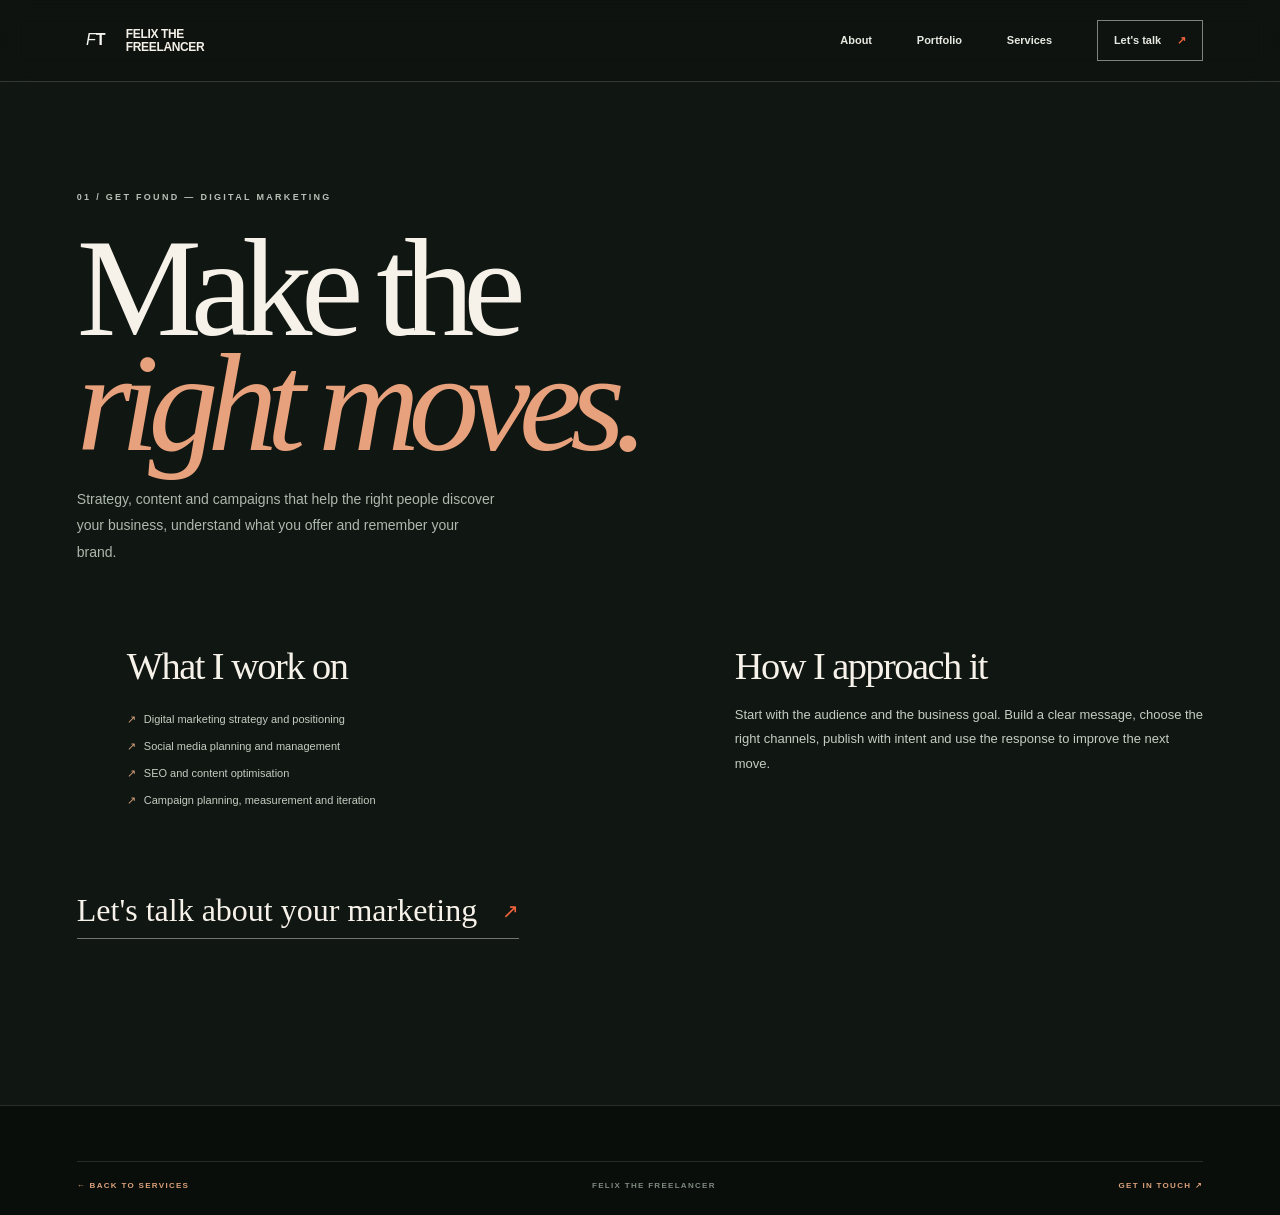
<file: digital-marketing.html>
<!doctype html>
<html lang="en">
  <head>
    <meta charset="utf-8">
    <meta name="viewport" content="width=device-width,initial-scale=1">
    <meta name="theme-color" content="#101510">
    <title>
      DIGITAL MARKETING | FelixTheFreelancer
    </title>
    <link rel="stylesheet" href="style.css">
    <script src="script.js" defer>
    </script>
  </head>
  <body>
    <header class="site-header">
      <a class="brand" href="index.html#home"><span class="brand-mark"><i>F</i><b>T</b></span><span class="brand-name">FELIX THE<br>FREELANCER</span></a>
      <button class="menu-toggle" aria-label="Open menu" aria-expanded="false" aria-controls="primary-navigation">
        <i></i><i></i>
      </button>
      <nav class="primary-navigation" id="primary-navigation">
        <a href="index.html#about">About</a><a href="index.html#projects">Portfolio</a><a href="index.html#services">Services</a><a class="nav-contact" href="index.html#contact">Let's talk <b>↗</b></a>
      </nav>
    </header>
    <main>
      <section class="contact-section service-detail service-detail-section">
        <div class="section-shell contact-inner">
          <p class="eyebrow">
            01 / GET FOUND — DIGITAL MARKETING
          </p>
          <h2>
            Make the<br><em>right moves.</em>
          </h2>
          <p>
            Strategy, content and campaigns that help the right people discover your business, understand what you offer and remember your brand.
          </p>
          <div class="case-columns">
            <article class="case-track">
              <h3>
                What I work on
              </h3>
              <ul>
                <li>
                  Digital marketing strategy and positioning
                </li>
                <li>
                  Social media planning and management
                </li>
                <li>
                  SEO and content optimisation
                </li>
                <li>
                  Campaign planning, measurement and iteration
                </li>
              </ul>
            </article>
            <article class="case-track">
              <h3>
                How I approach it
              </h3>
              <p>
                Start with the audience and the business goal. Build a clear message, choose the right channels, publish with intent and use the response to improve the next move.
              </p>
            </article>
          </div>
          <a class="contact-email" href="index.html#contact">Let's talk about your marketing <b>↗</b></a>
        </div>
      </section>
    </main>
    <footer class="site-footer">
      <div class="section-shell footer-bottom">
        <a href="index.html#services">← BACK TO SERVICES</a><span>FELIX THE FREELANCER</span><a href="index.html#contact">GET IN TOUCH ↗</a>
      </div>
    </footer>
  </body>
</html>
</file>
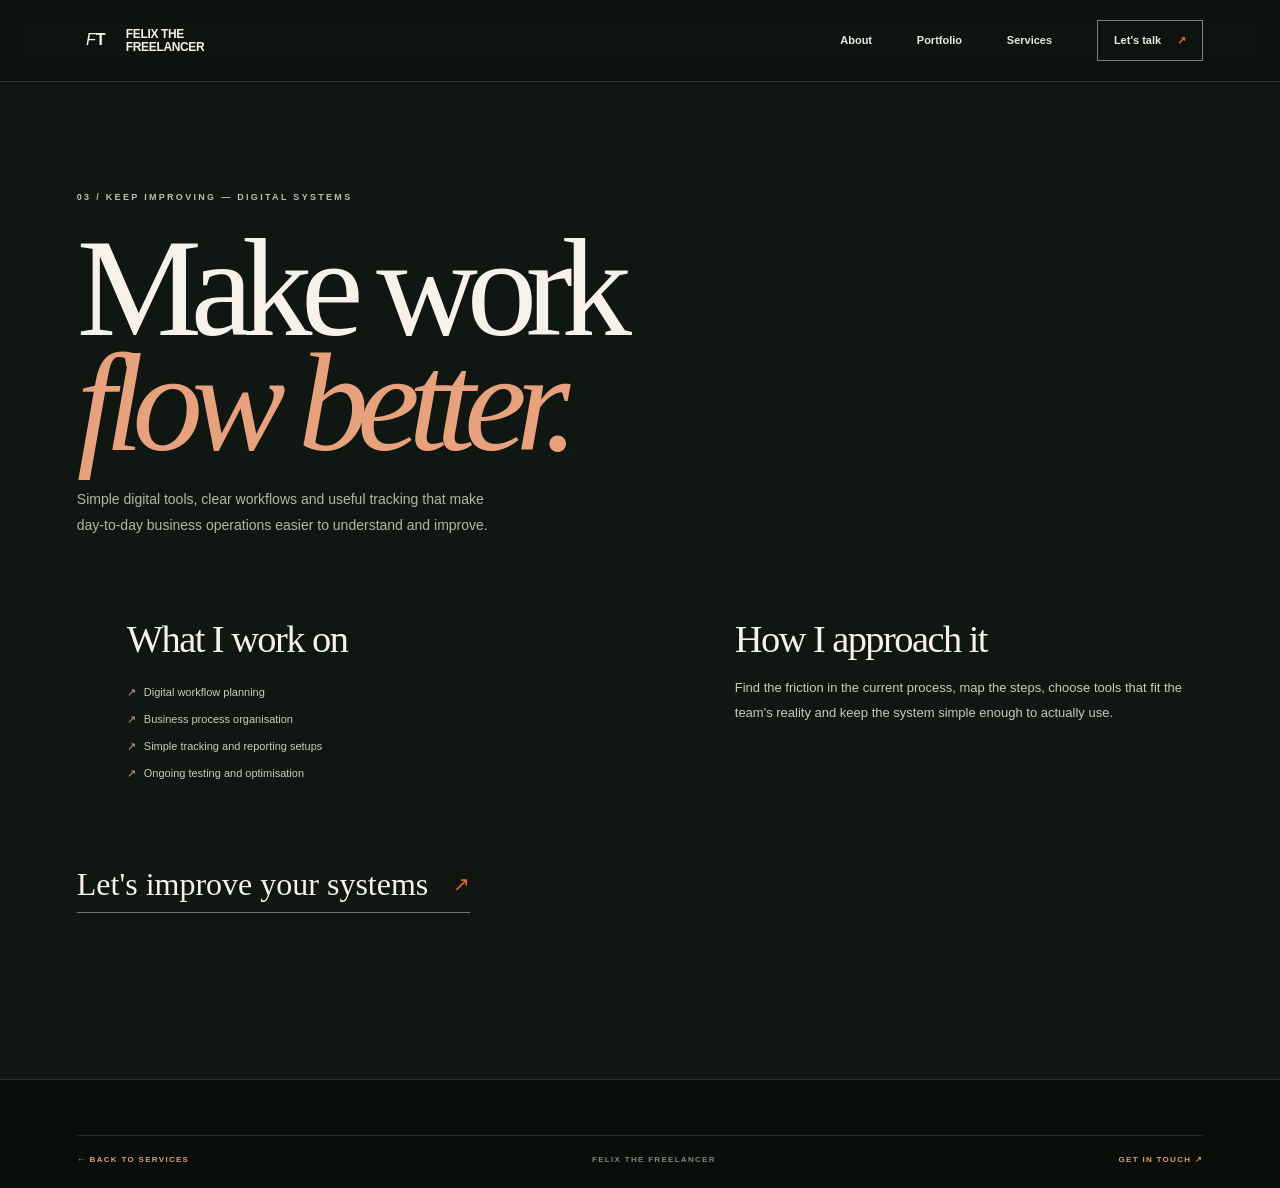
<file: digital-systems.html>
<!doctype html>
<html lang="en">
  <head>
    <meta charset="utf-8">
    <meta name="viewport" content="width=device-width,initial-scale=1">
    <meta name="theme-color" content="#101510">
    <title>
      DIGITAL SYSTEMS | FelixTheFreelancer
    </title>
    <link rel="stylesheet" href="style.css">
    <script src="script.js" defer>
    </script>
  </head>
  <body>
    <header class="site-header">
      <a class="brand" href="index.html#home"><span class="brand-mark"><i>F</i><b>T</b></span><span class="brand-name">FELIX THE<br>FREELANCER</span></a>
      <button class="menu-toggle" aria-label="Open menu" aria-expanded="false" aria-controls="primary-navigation">
        <i></i><i></i>
      </button>
      <nav class="primary-navigation" id="primary-navigation">
        <a href="index.html#about">About</a><a href="index.html#projects">Portfolio</a><a href="index.html#services">Services</a><a class="nav-contact" href="index.html#contact">Let's talk <b>↗</b></a>
      </nav>
    </header>
    <main>
      <section class="contact-section service-detail service-detail-section">
        <div class="section-shell contact-inner">
          <p class="eyebrow">
            03 / KEEP IMPROVING — DIGITAL SYSTEMS
          </p>
          <h2>
            Make work<br><em>flow better.</em>
          </h2>
          <p>
            Simple digital tools, clear workflows and useful tracking that make day-to-day business operations easier to understand and improve.
          </p>
          <div class="case-columns">
            <article class="case-track">
              <h3>
                What I work on
              </h3>
              <ul>
                <li>
                  Digital workflow planning
                </li>
                <li>
                  Business process organisation
                </li>
                <li>
                  Simple tracking and reporting setups
                </li>
                <li>
                  Ongoing testing and optimisation
                </li>
              </ul>
            </article>
            <article class="case-track">
              <h3>
                How I approach it
              </h3>
              <p>
                Find the friction in the current process, map the steps, choose tools that fit the team's reality and keep the system simple enough to actually use.
              </p>
            </article>
          </div>
          <a class="contact-email" href="index.html#contact">Let's improve your systems <b>↗</b></a>
        </div>
      </section>
    </main>
    <footer class="site-footer">
      <div class="section-shell footer-bottom">
        <a href="index.html#services">← BACK TO SERVICES</a><span>FELIX THE FREELANCER</span><a href="index.html#contact">GET IN TOUCH ↗</a>
      </div>
    </footer>
  </body>
</html>
</file>
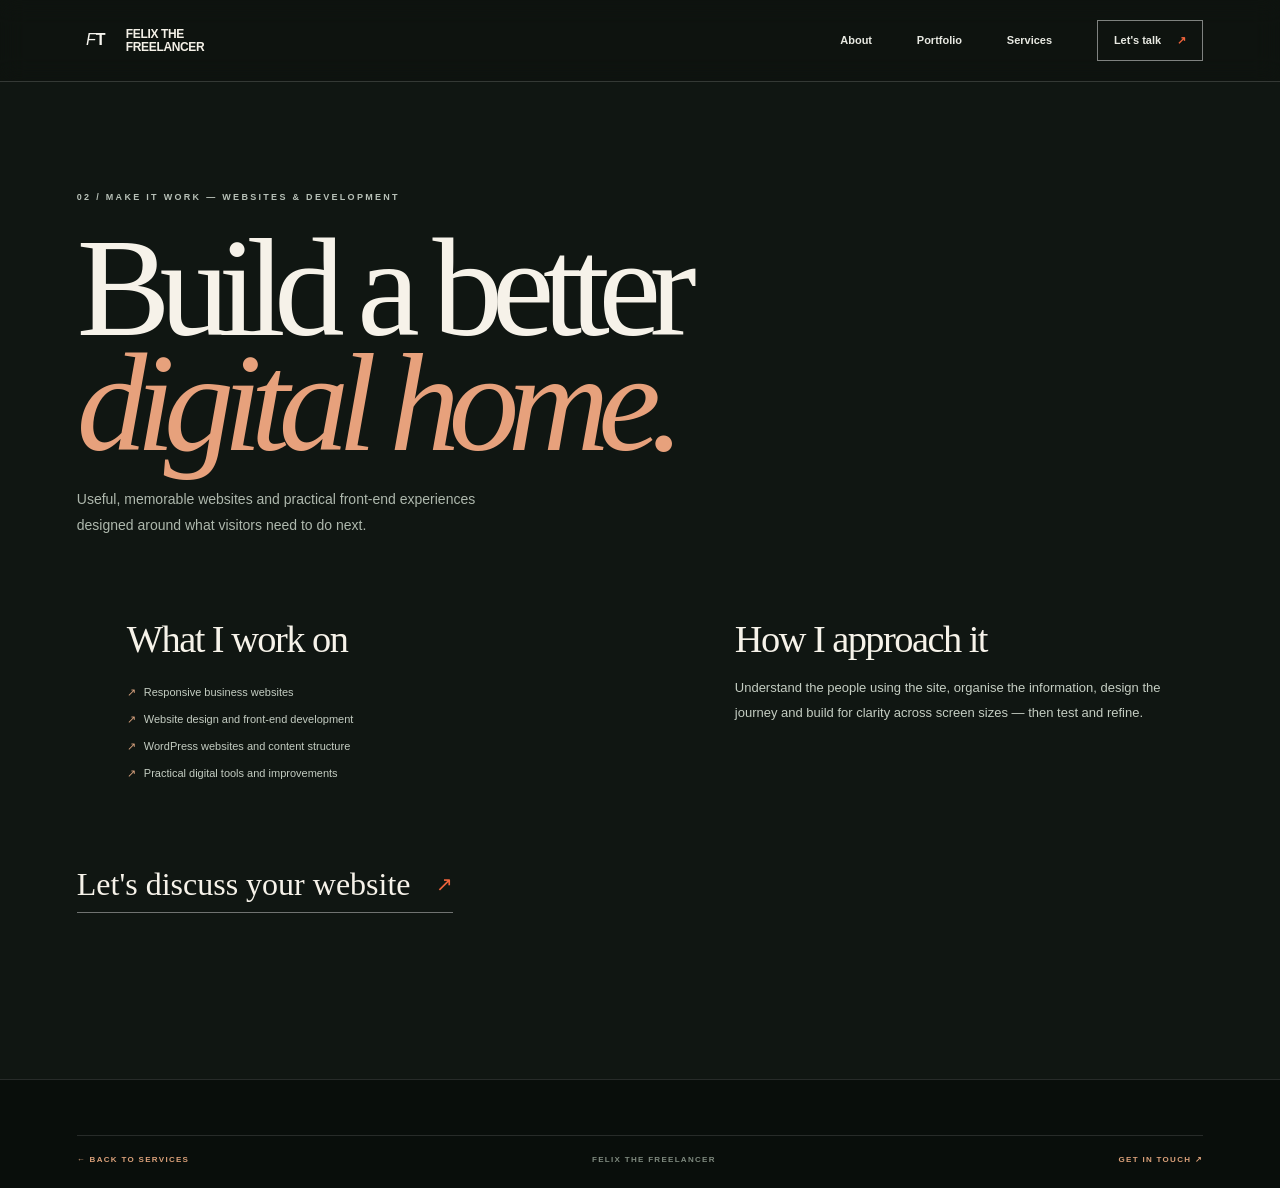
<file: web-development.html>
<!doctype html>
<html lang="en">
  <head>
    <meta charset="utf-8">
    <meta name="viewport" content="width=device-width,initial-scale=1">
    <meta name="theme-color" content="#101510">
    <title>
      WEBSITES & DEVELOPMENT | FelixTheFreelancer
    </title>
    <link rel="stylesheet" href="style.css">
    <script src="script.js" defer>
    </script>
  </head>
  <body>
    <header class="site-header">
      <a class="brand" href="index.html#home"><span class="brand-mark"><i>F</i><b>T</b></span><span class="brand-name">FELIX THE<br>FREELANCER</span></a>
      <button class="menu-toggle" aria-label="Open menu" aria-expanded="false" aria-controls="primary-navigation">
        <i></i><i></i>
      </button>
      <nav class="primary-navigation" id="primary-navigation">
        <a href="index.html#about">About</a><a href="index.html#projects">Portfolio</a><a href="index.html#services">Services</a><a class="nav-contact" href="index.html#contact">Let's talk <b>↗</b></a>
      </nav>
    </header>
    <main>
      <section class="contact-section service-detail service-detail-section">
        <div class="section-shell contact-inner">
          <p class="eyebrow">
            02 / MAKE IT WORK — WEBSITES & DEVELOPMENT
          </p>
          <h2>
            Build a better<br><em>digital home.</em>
          </h2>
          <p>
            Useful, memorable websites and practical front-end experiences designed around what visitors need to do next.
          </p>
          <div class="case-columns">
            <article class="case-track">
              <h3>
                What I work on
              </h3>
              <ul>
                <li>
                  Responsive business websites
                </li>
                <li>
                  Website design and front-end development
                </li>
                <li>
                  WordPress websites and content structure
                </li>
                <li>
                  Practical digital tools and improvements
                </li>
              </ul>
            </article>
            <article class="case-track">
              <h3>
                How I approach it
              </h3>
              <p>
                Understand the people using the site, organise the information, design the journey and build for clarity across screen sizes — then test and refine.
              </p>
            </article>
          </div>
          <a class="contact-email" href="index.html#contact">Let's discuss your website <b>↗</b></a>
        </div>
      </section>
    </main>
    <footer class="site-footer">
      <div class="section-shell footer-bottom">
        <a href="index.html#services">← BACK TO SERVICES</a><span>FELIX THE FREELANCER</span><a href="index.html#contact">GET IN TOUCH ↗</a>
      </div>
    </footer>
  </body>
</html>
</file>
<file: style.css>
:root {
  --ink:#111612;
  --paper:#f0ede4;
  --white:#f7f5ef;
  --muted:#a8b0a7;
  --orange:#f0643c;
  --red:#ed3b32;
  --serif:Georgia,"Times New Roman",serif;
  --sans:Arial,Helvetica,sans-serif;
  --page:min(1320px,88vw)
}

* {
  box-sizing:border-box
}

html {
  scroll-behavior:smooth;
  scroll-padding-top:80px
}

body {
  margin:0;
  background:var(--ink);
  color:var(--white);
  font:16px/1.65 var(--sans);
  -webkit-font-smoothing:antialiased
}

a {
  color:inherit
}

img,video {
  display:block;
  max-width:100%
}

::selection {
  background:var(--orange);
  color:white
}

.section-shell {
  width:var(--page);
  max-width:1320px;
  margin:auto
}

.eyebrow {
  margin:0;
  color:#b7c0b7;
  font-size:9px;
  font-weight:800;
  letter-spacing:2.3px;
  text-transform:uppercase
}

.eyebrow span {
  color:var(--orange);
  margin-left:8px
}

/* 01. Global header and navigation */
.site-header {
  position:absolute;
  z-index:30;
  top:0;
  left:0;
  width:100%;
  height:82px;
  padding:0 6vw;
  display:flex;
  align-items:center;
  justify-content:space-between;
  border-bottom:1px solid #ffffff29;
  background:#0a0e0b40;
  backdrop-filter:blur(12px)
}

.brand {
  display:flex;
  align-items:center;
  gap:11px;
  text-decoration:none
}

.brand-mark {
  display:flex;
  align-items:center;
  justify-content:center;
  width:38px;
  height:42px;
  flex:none
}

.architect-mark {
  display:block;
  width:100%;
  height:100%;
  overflow:visible
}

.mark-white { fill:#f4f0e7 }
.mark-gold { fill:#dca21b }

.footer-brand-mark {
  display:flex;
  align-items:center;
  justify-content:center;
  width:42px;
  height:44px;
  flex:none
}

.brand-name {
  color:#f4f0e7;
  font-size:12px;
  font-weight:650;
  line-height:1.02;
  letter-spacing:-.35px;
  white-space:nowrap
}

.brand-name span { color:#dca21b }

.primary-navigation {
  display:flex;
  align-items:center;
  gap:clamp(24px,3.5vw,52px)
}

.primary-navigation a {
  font-size:11px;
  font-weight:700;
  text-decoration:none;
  color:#e8e9e2;
  transition:color .2s
}

.primary-navigation a:hover {
  color:var(--orange)
}

.primary-navigation .nav-contact {
  padding:10px 16px;
  border:1px solid #ffffff78
}

.nav-contact b {
  margin-left:13px;
  color:var(--orange)
}

.menu-toggle {
  display:none
}

/* 02. Hero section and cinematic introduction */
.hero {
  position:relative;
  isolation:isolate;
  min-height:790px;
  height:min(100svh,980px);
  overflow:hidden;
  background:#0b100d
}

.hero-film,.hero-scrim,.hero-grain {
  position:absolute;
  inset:0;
  width:100%;
  height:100%
}

.hero-film {
  z-index:-3;
  object-fit:cover;
  object-position:center 48%;
  filter:brightness(.58) saturate(.72)
}

.hero-scrim {
  z-index:-2;
  background:linear-gradient(90deg,#050907f5 0%,#050907d6 42%,#0509075c 100%),linear-gradient(0deg,#0b100d 0%,transparent 25%,#0003 100%)
}

.hero-grain {
  z-index:-1;
  opacity:.12;
  pointer-events:none;
  background-image:url("data:image/svg+xml,%3Csvg viewBox='0 0 180 180' xmlns='http://www.w3.org/2000/svg'%3E%3Cfilter id='n'%3E%3CfeTurbulence type='fractalNoise' baseFrequency='.9' numOctaves='3' stitchTiles='stitch'/%3E%3C/filter%3E%3Crect width='100%25' height='100%25' filter='url(%23n)' opacity='.3'/%3E%3C/svg%3E")
}

.hero-inner {
  position:relative;
  z-index:1;
  width:var(--page);
  max-width:1320px;
  min-height:100%;
  margin:auto;
  padding:108px 0 92px;
  display:grid;
  grid-template-columns:1.06fr .94fr;
  align-items:center;
  gap:clamp(40px,7vw,105px)
}

.hero-copy {
  max-width:680px
}

.hero-eyebrow {
  display:flex;
  align-items:center;
  gap:10px;
  color:#e8e8df
}

.hero-discipline,.hero-description,.hero-actions {
  opacity:0
}

.hero-discipline.is-visible,.hero-actions.is-visible {
  animation:hero-copy-in .45s ease both
}

.hero h1,.hero-description {
  transition:opacity .25s
}

.hero h1.is-visible,.hero-description.is-visible {
  opacity:1
}

@keyframes hero-copy-in {
  from {
    opacity:0;
    transform:translateY(8px)
  }

  to {
    opacity:1;
    transform:none
  }
}

.hero h1 {
  min-height:1.92em;
  opacity:1
}

.hero-description {
  min-height:5.55em
}

.status-dot,.console-live i {
  width:7px;
  height:7px;
  display:inline-block;
  border-radius:50%;
  background:#b3cf91;
  box-shadow:0 0 13px #b3cf91b3
}

.type-cursor {
  width:7px;
  height:14px;
  background:var(--orange);
  display:inline-block;
  animation:blink .8s steps(2,start) infinite
}

@keyframes blink {
  to {
    visibility:hidden
  }
}

.hero-discipline {
  margin:22px 0 12px;
  color:#d0a77b;
  font-size:9px;
  font-weight:800;
  letter-spacing:2.5px
}

.hero-discipline i {
  font-style:normal;
  color:var(--orange);
  padding:0 7px
}

.hero h1 {
  max-width:760px;
  margin:0;
  color:white;
  font:800 clamp(50px,5.9vw,84px)/.96 "Trebuchet MS",Arial,sans-serif;
  letter-spacing:-.075em
}

.hero h1 em {
  color:#c5cf9c;
  font:italic 500 1.02em/.95 var(--serif);
  letter-spacing:-.065em
}

.hero-description {
  max-width:555px;
  margin:19px 0 0;
  color:#d0d4ce;
  font-size:15px;
  line-height:1.85
}

.hero-actions {
  display:flex;
  align-items:center;
  gap:28px;
  margin-top:25px
}

.button {
  display:inline-flex;
  align-items:center;
  gap:27px;
  padding:15px 20px;
  font:800 11px/1.2 "Trebuchet MS",Arial,sans-serif;
  letter-spacing:.2px;
  text-decoration:none;
  transition:transform .25s,background .25s
}

.button:hover {
  transform:translateY(-3px)
}

.button-accent {
  background:#c5cf9c;
  color:#142016;
  box-shadow:0 10px 35px #a9b77a30
}

.button-accent:hover {
  background:#e0e8bd
}

.button b {
  font-size:16px
}

.text-link {
  font:800 11px "Trebuchet MS",Arial,sans-serif;
  letter-spacing:.3px;
  text-decoration:none
}

.text-link b {
  margin-left:12px;
  color:#c5cf9c
}

.hero-console {
  width:100%;
  max-width:520px;
  justify-self:end;
  align-self:center;
  margin-top:-42px;
  border:1px solid #ffffff3b;
  background:#0e1410d1;
  box-shadow:0 35px 100px #0006;
  backdrop-filter:blur(13px);
  transform:perspective(1000px) rotateY(-4deg);
  opacity:0;
  visibility:hidden
}

.hero-console.is-visible {
  visibility:visible;
  animation:console-arrive 1.35s cubic-bezier(.2,.8,.2,1) both
}

@keyframes console-arrive {
  from {
    opacity:0;
    transform:perspective(1000px) translateY(34px) scale(.96) rotateY(-4deg)
  }

  to {
    opacity:1;
    transform:perspective(1000px) translateY(0) scale(1) rotateY(-4deg)
  }
}

.console-top,.console-meta,.plan-heading,.console-foot {
  display:flex;
  align-items:center;
  justify-content:space-between
}

.console-top {
  height:43px;
  padding:0 17px;
  border-bottom:1px solid #ffffff26;
  color:#b4bdb3;
  font-size:7px;
  font-weight:800;
  letter-spacing:.9px
}

.console-lights {
  display:flex;
  gap:5px
}

.console-lights i {
  width:6px;
  height:6px;
  border-radius:50%;
  background:#e66d5c
}

.console-lights i:nth-child(2) {
  background:#d3aa6d
}

.console-lights i:nth-child(3) {
  background:#85a77e
}

.console-live {
  display:flex;
  align-items:center;
  gap:7px;
  color:#a7b7a4;
  font-size:7px
}

.console-live i {
  width:5px;
  height:5px
}

.console-code {
  padding:20px 22px 23px;
  border-bottom:1px solid #ffffff26
}

.console-meta,.plan-heading {
  color:#8e9a8e;
  font-size:8px;
  font-weight:800;
  letter-spacing:1.3px
}

.code-lines {
  margin-top:17px;
  font:clamp(10px,.95vw,13px)/2.2 Consolas,Monaco,monospace;
  color:#d4dbd2
}

.code-lines p {
  margin:0;
  white-space:nowrap
}

.code-lines b {
  margin-right:14px;
  color:#657467;
  font-weight:400
}

.code-lines i {
  color:#b3cf91;
  font-style:normal
}

.code-lines em {
  color:#e4b477;
  font-style:normal
}

.code-lines strong {
  color:#e98c72;
  font-weight:400
}

.console-plan {
  padding:21px 22px 18px
}

.plan-heading span:last-child {
  color:#d9a77b
}

.console-plan h2 {
  margin:15px 0 14px;
  font:24px var(--serif);
  letter-spacing:-.6px
}

.plan-rule {
  height:2px;
  background:#ffffff20
}

.plan-rule span {
  display:block;
  width:54%;
  height:100%;
  background:var(--orange)
}

.console-plan ul {
  display:grid;
  margin:12px 0 0;
  padding:0;
  list-style:none
}

.console-plan li {
  display:grid;
  grid-template-columns:17px 1fr auto;
  align-items:center;
  gap:9px;
  padding:8px 0;
  border-bottom:1px solid #ffffff14;
  color:#d2d8d0;
  font-size:10px
}

.console-plan li>span {
  display:grid;
  place-items:center;
  width:14px;
  height:14px;
  border:1px solid #657365;
  color:#b5d2a0;
  font-size:9px
}

.console-plan li.complete>span {
  border-color:#88a47d;
  background:#88a47d;
  color:#101710
}

.console-plan li small {
  color:#849184;
  font-size:7px;
  letter-spacing:1px
}

.console-foot {
  padding:12px 22px;
  border-top:1px solid #ffffff26;
  color:#8d9a8d;
  font-size:7px;
  font-weight:800;
  letter-spacing:1.2px
}

.hero-foot {
  position:absolute;
  z-index:2;
  right:6vw;
  bottom:27px;
  left:6vw;
  display:flex;
  justify-content:flex-end;
  gap:20px;
  color:#a9b2a8;
  font-size:8px;
  font-weight:800;
  letter-spacing:1.5px
}

.hero-mantra {
  display:inline-block;
  color:#dce6b4;
  font-size:9px;
  font-weight:900;
  letter-spacing:2px;
  text-shadow:0 0 22px #c5cf9c4d
}

/* 03. About section */
.about-section {
  position:relative;
  isolation:isolate;
  overflow:hidden;
  min-height:710px;
  padding:clamp(100px,11vw,155px) 0;
  background:var(--paper);
  color:var(--ink)
}

.about-image {
  position:absolute;
  z-index:-2;
  inset:0 0 0 43%;
  background:url("https://images.pexels.com/photos/6275823/pexels-photo-6275823.jpeg?auto=compress&cs=tinysrgb&w=1800") center 48%/cover;
  filter:saturate(.76) contrast(1.05)
}

.about-overlay {
  position:absolute;
  z-index:-1;
  inset:0;
  background:linear-gradient(90deg,#f0ede4 0%,#f0ede4 37%,#f0ede4ed 49%,#f0ede48c 70%,#f0ede41a 100%)
}

.about-layout {
  display:grid;
  grid-template-columns:.94fr 1.06fr;
  gap:clamp(55px,9vw,135px);
  align-items:center
}

.dark-eyebrow {
  color:#59645a
}

.about-heading h2 {
  max-width:600px;
  margin:26px 0 30px;
  font:500 clamp(43px,5.1vw,72px)/1.01 var(--serif);
  letter-spacing:-.065em
}

.about-heading h2 em {
  color:#a75d43;
  font-weight:500
}

.about-stamp {
  display:inline-flex;
  gap:8px;
  padding:9px 12px;
  border:1px solid #11161238;
  font-size:8px;
  font-weight:900;
  letter-spacing:1.2px
}

.about-stamp b {
  color:#b85b3d
}

.about-copy {
  max-width:650px;
  padding:30px 32px;
  background:rgba(248,246,239,.84);
  border-left:2px solid #b85b3d;
  backdrop-filter:blur(7px)
}

.about-copy p {
  margin:0 0 18px;
  color:#515b51;
  font-size:14px;
  line-height:1.9
}

.about-copy .about-lead {
  color:#1c281e;
  font:clamp(19px,2vw,25px)/1.48 var(--serif)
}

.about-signoff {
  display:flex;
  flex-direction:column;
  gap:3px;
  margin-top:25px;
  padding-top:19px;
  border-top:1px solid #1116122e
}

.about-signoff span {
  color:#7b8378;
  font-size:11px
}

.about-signoff strong {
  font:500 20px var(--serif)
}

.about-project-link {
  display:inline-flex;
  align-items:center;
  gap:8px;
  color:#1c281e;
  text-decoration:none;
  border-bottom:1px solid #b85b3d;
  padding:3px 0 5px;
  transition:gap .25s,color .25s
}

.about-project-link:hover {
  gap:15px;
  color:#a34f38
}

.about-project-link b {
  color:#b85b3d
}

.about-signoff b {
  color:#b85b3d
}

.about-vertical {
  position:absolute;
  right:22px;
  bottom:32px;
  color:#1116128c;
  font-size:7px;
  font-weight:900;
  letter-spacing:1.7px;
  writing-mode:vertical-rl
}

/* 04. Project gallery */
.projects-section {
  position:relative;
  isolation:isolate;
  overflow:hidden;
  padding:clamp(100px,11vw,155px) 0;
  background:#111713;
  color:var(--white)
}

.projects-section:before {
  content:"";
  position:absolute;
  z-index:-1;
  inset:0;
  background:linear-gradient(90deg,#111713 0%,#111713d9 32%,#11171380 67%,#111713a8 100%),linear-gradient(0deg,#111713 0%,transparent 55%),url("https://images.pexels.com/photos/4399358/pexels-photo-4399358.jpeg?auto=compress&cs=tinysrgb&w=2200") center 45%/cover;
  opacity:.32
}

.projects-section:after {
  content:none
}

.projects-heading {
  display:grid;
  grid-template-columns:1.1fr .9fr;
  align-items:end;
  gap:75px;
  margin-bottom:65px
}

.projects-section .section-shell {
  width:min(1440px,92vw);
  max-width:1440px
}

.projects-intro-copy {
  position:relative;
  isolation:isolate;
  padding:23px 26px;
  background:linear-gradient(120deg,#26352bdb,#18251fd9);
  border-left:2px solid #d9a47b;
  box-shadow:0 18px 48px #0003;
  backdrop-filter:blur(8px);
  animation:project-copy-arrive .85s .35s both
}

@keyframes project-copy-arrive {
  from {
    opacity:0;
    transform:translateY(18px);
    clip-path:inset(0 0 100% 0)
  }

  to {
    opacity:1;
    transform:none;
    clip-path:inset(0 0 0 0)
  }
}

.projects-intro-copy span {
  display:block
}

.projects-heading h2 {
  margin:23px 0 0;
  font:500 clamp(50px,6.5vw,88px)/.97 var(--serif);
  letter-spacing:-.07em
}

.projects-heading h2 em {
  color:#d9a47b;
  font-weight:500
}

.projects-intro-copy {
  max-width:500px;
  margin:0 0 7px;
  color:#d0d7cf;
  font-size:15px;
  line-height:1.9
}

.project-feature-grid {
  display:grid;
  grid-template-columns:repeat(2,minmax(0,1fr));
  gap:18px
}

.venture-card {
  display:block;
  min-width:0;
  overflow:hidden;
  text-decoration:none;
  transition:transform .35s
}

.venture-card:hover {
  transform:translateY(-7px)
}

.venture-art {
  position:relative;
  isolation:isolate;
  min-height:470px;
  overflow:hidden
}

.venture-art>img {
  position:absolute;
  z-index:-2;
  inset:0;
  width:100%;
  height:100%;
  object-fit:cover;
  transition:transform .8s
}

.venture-card:hover .venture-art>img {
  transform:scale(1.045)
}

.venture-shade {
  position:absolute;
  z-index:-1;
  inset:0
}

.venture-top,.venture-bottom {
  position:absolute;
  right:24px;
  left:24px;
  display:flex;
  justify-content:space-between;
  gap:15px;
  font-size:8px;
  font-weight:900;
  letter-spacing:1.4px
}

.venture-top {
  top:22px
}

.venture-bottom {
  bottom:22px;
  align-items:center
}

.kuku-card {
  background:#17100f;
  border:1px solid #ed3b3280
}

.kuku-art>img {
  object-position:center 52%;
  filter:contrast(1.1) saturate(1.15)
}

.kuku-card .venture-shade {
  background:linear-gradient(90deg,#0c0707c7,#0c070714 90%),linear-gradient(0deg,#0c0707e0,transparent 55%)
}

.kuku-card .venture-top {
  color:#ffb4a9
}

.kuku-card .venture-bottom {
  color:white
}

.kuku-art-title {
  position:absolute;
  left:7%;
  top:27%;
  font:clamp(53px,6.2vw,86px)/.82 Impact,"Arial Narrow",sans-serif;
  letter-spacing:-.025em
}

.kuku-art-title em {
  color:var(--red);
  font-style:normal
}

.kuku-art-stamp {
  position:absolute;
  right:8%;
  top:40%;
  display:grid;
  place-items:center;
  width:92px;
  height:92px;
  border:2px solid var(--red);
  border-radius:50%;
  font-size:10px;
  font-weight:900;
  line-height:1.05;
  letter-spacing:1px;
  text-align:center;
  transform:rotate(12deg)
}

.kuku-card .venture-bottom strong {
  font:18px Impact,"Arial Narrow",sans-serif;
  letter-spacing:.5px
}

.kuku-card .venture-bottom span {
  color:#ff8c7f
}

.tribe-card {
  background:#15251c;
  border:1px solid #b5be9459
}

.tribe-art {
  background:#0a160f
}

.tribe-waterfall {
  object-position:center 48%;
  filter:saturate(.75) contrast(1.15)
}

.tribe-card .venture-info h3 {
  font-size:clamp(31px,3.4vw,45px)
}

.tribe-card .tribe-art-title {
  font-size:clamp(64px,7.2vw,102px)
}

.tribe-card .venture-bottom strong {
  font-size:clamp(15px,1.8vw,22px);
  letter-spacing:1.1px
}

.tribe-card .venture-bottom span {
  font-size:9px;
  letter-spacing:1.7px
}

.tribe-card .venture-shade {
  background:linear-gradient(90deg,#03110ac7,#03110a1a 75%),linear-gradient(0deg,#03110acc,transparent 60%)
}

.tribe-leopard {
  position:absolute!important;
  z-index:0!important;
  top:13%;
  right:5%;
  width:40%;
  height:70%;
  object-fit:cover;
  object-position:center 28%;
  border:1px solid #eedeb8b8;
  box-shadow:0 22px 55px #0009;
  clip-path:polygon(9% 0,100% 0,100% 91%,0 100%,0 9%)
}

.tribe-art-title {
  position:absolute;
  z-index:1;
  left:7%;
  bottom:22%;
  font:clamp(53px,6.3vw,88px)/.82 Impact,"Arial Narrow",sans-serif;
  letter-spacing:-.025em
}

.tribe-art-title em {
  color:#c2c69b;
  font-style:normal
}

.tribe-art-caption {
  position:absolute;
  left:7%;
  bottom:13%;
  color:#d3d8c4;
  font-size:7px;
  font-weight:900;
  letter-spacing:1.5px
}

.tribe-card .venture-top,.tribe-card .venture-bottom {
  z-index:2;
  color:#e4e6d9
}

.venture-info {
  padding:24px 26px 22px
}

.venture-info>div:first-child {
  display:flex;
  align-items:baseline;
  gap:16px
}

.venture-number {
  color:#9d7555;
  font:18px var(--serif)
}

.venture-info h3 {
  margin:0;
  font:500 clamp(27px,3vw,39px) var(--serif);
  letter-spacing:-.04em
}

.venture-info p {
  max-width:560px;
  margin:13px 0 22px;
  color:#d0d7cf;
  font-size:14px;
  line-height:1.8
}

.venture-tags {
  display:flex;
  align-items:center;
  flex-wrap:wrap;
  gap:8px
}

.venture-tags span {
  padding:6px 9px;
  border:1px solid #ffffff45;
  color:#e0e5dc;
  font-size:9px;
  font-weight:700
}

.venture-tags b {
  margin-left:auto;
  color:#e2a27d;
  font-size:8px;
  letter-spacing:1.4px
}

.proof-note {
  display:flex;
  align-items:center;
  justify-content:center;
  gap:17px;
  max-width:820px;
  margin:55px auto 0;
  padding:22px 30px 0;
  border-top:1px solid #ffffff35;
  text-align:center
}

.proof-note>span {
  flex:0 0 auto;
  color:var(--orange);
  font-size:20px
}

.proof-note p {
  max-width:690px;
  margin:0;
  color:#d0d7cf;
  font-size:13px;
  line-height:1.85
}

/* 05. Individual case studies */
.case-section {
  padding:clamp(90px,10vw,140px) 0
}

.kuku-case {
  background:#eee8df;
  color:#1b1716
}

.tribe-case {
  background:#e5e4d7;
  color:#17241a
}

.case-heading {
  display:flex;
  justify-content:space-between;
  align-items:flex-end;
  gap:25px;
  margin-bottom:45px
}

.case-heading .eyebrow {
  color:#6e7169
}

.case-heading h2 {
  margin:14px 0 3px;
  font:500 clamp(58px,7vw,94px)/.9 Impact,"Arial Narrow",sans-serif;
  text-transform:uppercase
}

.case-heading h2 span {
  color:var(--red)
}

.case-heading>div>p:last-child {
  margin:13px 0 0;
  color:#697168;
  font-size:14px
}

.case-back {
  padding-bottom:8px;
  color:#555e55;
  font-size:8px;
  font-weight:900;
  letter-spacing:1.5px;
  text-decoration:none
}

.kuku-board {
  display:grid;
  grid-template-columns:1.15fr .85fr;
  min-height:510px;
  background:#120e0d;
  color:white
}

.kuku-board-photo {
  position:relative;
  isolation:isolate;
  min-height:510px;
  overflow:hidden
}

.kuku-board-photo>img {
  position:absolute;
  z-index:-2;
  inset:0;
  width:100%;
  height:100%;
  object-fit:cover;
  filter:contrast(1.08) saturate(1.12)
}

.kuku-board-shade {
  position:absolute;
  z-index:-1;
  inset:0;
  background:linear-gradient(90deg,#0b0606c7,#0b06061a),linear-gradient(0deg,#0b0606bf,transparent 65%)
}

.board-label {
  display:block;
  color:#e5b8ad;
  font-size:8px;
  font-weight:900;
  letter-spacing:1.8px
}

.kuku-board-photo>.board-label {
  position:absolute;
  top:28px;
  left:30px
}

.kuku-board-wordmark {
  position:absolute;
  left:8%;
  top:28%;
  font:clamp(75px,9vw,130px)/.72 Impact,"Arial Narrow",sans-serif;
  letter-spacing:-.03em
}

.kuku-board-wordmark em {
  color:var(--red);
  font-style:normal
}

.kuku-board-slogan {
  position:absolute;
  bottom:30px;
  left:30px;
  font-size:9px;
  font-weight:900;
  letter-spacing:2px
}

.kuku-menu-board {
  display:flex;
  flex-direction:column;
  justify-content:center;
  padding:clamp(30px,5vw,68px);
  background:#15100f
}

.kuku-menu-board h3 {
  margin:25px 0 35px;
  font:500 clamp(42px,5vw,68px)/.88 Impact,"Arial Narrow",sans-serif
}

.menu-lines {
  display:grid
}

.menu-lines>div {
  display:flex;
  justify-content:space-between;
  gap:15px;
  padding:15px 0;
  border-top:1px solid #ffffff33
}

.menu-lines span {
  font-size:10px;
  font-weight:900;
  letter-spacing:1px
}

.menu-lines b {
  color:#f17b6d;
  font-size:8px;
  letter-spacing:1px;
  text-align:right
}

.menu-board-foot {
  margin-top:auto;
  padding-top:25px;
  color:#d4a29a;
  font-size:8px;
  font-weight:900;
  letter-spacing:1.4px
}

.case-columns {
  display:grid;
  grid-template-columns:1fr 1fr;
  gap:clamp(35px,7vw,100px);
  padding:65px 0 55px
}

.case-track {
  position:relative;
  padding-left:50px
}

.track-index {
  position:absolute;
  left:0;
  top:-7px;
  color:#bc4d3b;
  font:28px var(--serif)
}

.track-label {
  margin:0 0 15px;
  color:#a34a39;
  font-size:8px;
  font-weight:900;
  letter-spacing:1.7px
}

.case-track h3 {
  max-width:480px;
  margin:0 0 15px;
  font:500 clamp(27px,3vw,40px)/1.12 var(--serif);
  letter-spacing:-.04em
}

.case-track>p:not(.track-label) {
  max-width:520px;
  color:#62675e;
  font-size:13px;
  line-height:1.9
}

.case-track ul {
  display:grid;
  gap:9px;
  margin:22px 0 0;
  padding:0;
  list-style:none
}

.case-track li {
  position:relative;
  padding-left:17px;
  color:#414a40;
  font-size:11px
}

.case-track li:before {
  content:"↗";
  position:absolute;
  left:0;
  color:#b64b39
}

.scoreboard {
  display:grid;
  grid-template-columns:.62fr 1.38fr;
  gap:35px;
  align-items:center;
  padding:30px 0 0;
  margin-top:12px;
  border-top:1px solid #161b1633
}

.score-intro .eyebrow {
  color:#a64c3b
}

.score-intro p {
  max-width:280px;
  color:#687067;
  font-size:10px;
  line-height:1.65
}

.score-grid {
  display:grid;
  grid-template-columns:repeat(4,minmax(0,1fr));
  gap:10px
}

.score-grid>div {
  display:flex;
  flex-direction:column;
  justify-content:center;
  gap:9px;
  min-height:118px;
  padding:17px 13px;
  background:#ffffffa6;
  border:1px solid #161b160d
}

.score-grid strong {
  color:#a54b3a;
  font:700 clamp(25px,3.1vw,42px)/1 "Trebuchet MS",Arial,sans-serif;
  letter-spacing:-1.8px;
  font-variant-numeric:tabular-nums;
  white-space:nowrap
}

.score-grid span {
  color:#4e594e;
  font-size:10px;
  line-height:1.45;
  font-weight:700
}

.tribe-case .case-heading h2 {
  font-size:clamp(49px,6.3vw,84px)
}

.tribe-case .case-heading h2 span {
  color:#8b9a66
}

.tribe-case .case-heading .eyebrow span {
  color:#829064
}

.tribe-board {
  display:grid;
  grid-template-columns:1.12fr .88fr;
  min-height:520px;
  background:#0d1a12;
  color:#f4f0e5
}

.tribe-board-landscape,.tribe-board-leopard {
  position:relative;
  isolation:isolate;
  min-height:520px;
  overflow:hidden
}

.tribe-board-film,.tribe-board-leopard>img {
  position:absolute;
  z-index:-2;
  inset:0;
  width:100%;
  height:100%;
  object-fit:cover
}

.tribe-board-film {
  object-position:center 45%;
  filter:saturate(.78) contrast(1.1)
}

.tribe-landscape-shade,.tribe-leopard-shade {
  position:absolute;
  z-index:-1;
  inset:0;
  background:linear-gradient(90deg,#04110ac0,#04110a1f),linear-gradient(0deg,#04110aa6,transparent 65%)
}

.tribe-board-landscape>.board-label {
  position:absolute;
  top:30px;
  left:30px;
  color:#e0e5cf
}

.tribe-board-landscape h3 {
  position:absolute;
  left:8%;
  top:34%;
  margin:0;
  font:500 clamp(62px,7vw,100px)/.8 Impact,"Arial Narrow",sans-serif
}

.tribe-board-landscape h3 em {
  color:#c2c99e;
  font-style:normal
}

.tribe-landscape-foot {
  position:absolute;
  bottom:30px;
  left:30px;
  color:#e0e5cf;
  font-size:8px;
  font-weight:900;
  letter-spacing:1.7px
}

.tribe-board-leopard {
  display:flex;
  flex-direction:column;
  justify-content:flex-end;
  padding:35px
}

.tribe-board-leopard>img {
  object-position:center 27%;
  filter:contrast(1.1) saturate(.82)
}

.tribe-leopard-shade {
  background:linear-gradient(0deg,#030f08eb,#030f0805 80%)
}

.tribe-wordmark-small {
  color:#d9dfc7;
  font-size:8px;
  font-weight:900;
  letter-spacing:3px
}

.tribe-board-leopard strong {
  margin:8px 0 14px;
  font:clamp(36px,4.4vw,62px)/.85 Impact,"Arial Narrow",sans-serif
}

.tribe-leopard-foot {
  color:#d7ddc6;
  font-size:7px;
  font-weight:900;
  letter-spacing:1.4px
}

/* 06. Services section and service cards */
.services-section {
  position:relative;
  isolation:isolate;
  overflow:hidden;
  padding:clamp(100px,11vw,155px) 0;
  background:radial-gradient(ellipse at 88% 12%,#c5c9a94d,transparent 34%),radial-gradient(ellipse at 5% 80%,#b66b4930,transparent 32%),#e8e6dc;
  color:#18231b
}

.services-section:before,.services-section:after {
  content:"";
  position:absolute;
  z-index:-1;
  pointer-events:none;
  border:1px solid #75836b38;
  border-radius:50%;
  width:440px;
  height:440px;
  right:-150px;
  top:6%;
  animation:service-drift 18s ease-in-out infinite alternate
}

.services-section:after {
  width:310px;
  height:310px;
  right:-85px;
  top:14%;
  border-color:#b56b4938;
  animation-duration:13s;
  animation-direction:alternate-reverse
}

@keyframes service-drift {
  from {
    transform:translate3d(0,-12px,0) rotate(-10deg)
  }

  to {
    transform:translate3d(-35px,28px,0) rotate(22deg)
  }
}

.services-intro {
  max-width:850px;
  margin-bottom:55px
}

.services-intro h2 {
  margin:22px 0;
  font:500 clamp(52px,6.5vw,88px)/.95 var(--serif);
  letter-spacing:-.07em
}

.services-intro h2 em {
  color:#ae5e43;
  font-weight:500
}

.services-intro>p:not(.eyebrow) {
  max-width:650px;
  color:#5e685e;
  font-size:14px;
  line-height:1.9
}

.process-line {
  display:flex;
  align-items:center;
  gap:13px;
  margin-top:27px;
  color:#28392c;
  font-size:8px;
  font-weight:900;
  letter-spacing:1.5px
}

.process-line b {
  color:#bd6042;
  font-size:14px
}

.service-grid {
  display:grid;
  grid-template-columns:repeat(3,1fr);
  gap:15px
}

.service-card {
  position:relative;
  display:flex;
  flex-direction:column;
  min-height:450px;
  padding:27px 25px 23px;
  background:linear-gradient(145deg,#f8f5eced,#f4f1e8f5);
  border:1px solid #18231b26;
  border-top:3px solid #b55d43;
  box-shadow:0 18px 55px #1b291c0b;
  transition:transform .35s,box-shadow .35s,border-color .35s;
  text-decoration:none;
  color:inherit
}

.service-card:nth-child(2) {
  border-top-color:#314d3a
}

.service-card:nth-child(3) {
  border-top-color:#b38b52
}

.service-card:hover {
  transform:translateY(-9px);
  box-shadow:0 28px 60px #19251c25;
  border-color:#b55d4380
}

.service-link:focus-visible {
  outline:3px solid #a75d43;
  outline-offset:4px
}

.service-count {
  color:#8b6654;
  font-size:8px;
  font-weight:900;
  letter-spacing:1.7px
}

.service-symbol {
  display:grid;
  place-items:center;
  width:45px;
  height:45px;
  margin:30px 0 20px;
  border:1px solid #b05b4052;
  border-radius:50%;
  color:#b65e43;
  font-size:22px
}

.service-card h3 {
  margin:0 0 13px;
  font:500 clamp(25px,2.5vw,34px)/1.02 var(--serif);
  letter-spacing:-.04em
}

.service-card>p {
  color:#5d675d;
  font-size:12px;
  line-height:1.8
}

.service-card ul {
  display:grid;
  gap:9px;
  margin:14px 0 25px;
  padding:0;
  list-style:none
}

.service-card li {
  position:relative;
  padding-left:15px;
  color:#3f4d41;
  font-size:11px
}

.service-card li:before {
  content:"↗";
  position:absolute;
  left:0;
  color:#b75d42
}

.service-foot {
  margin-top:auto;
  padding-top:17px;
  border-top:1px solid #18231b21;
  color:#94664e;
  font-size:8px;
  font-weight:900;
  letter-spacing:1.3px
}

.service-explore {
  display:block;
  margin-top:14px;
  color:#263b2b;
  font-size:9px;
  font-weight:900;
  letter-spacing:1.5px;
  transition:letter-spacing .25s,color .25s
}

.service-link:hover .service-explore {
  letter-spacing:2.4px;
  color:#a45138
}

/* 07. Contact section */
.contact-section {
  position:relative;
  isolation:isolate;
  overflow:hidden;
  padding:clamp(110px,13vw,180px) 0;
  background:#101612;
  color:#f6f2e9
}

.contact-orbit {
  position:absolute;
  z-index:-1;
  top:50%;
  right:4%;
  width:min(48vw,650px);
  aspect-ratio:1;
  border:1px solid #d397702f;
  border-radius:50%;
  transform:translateY(-50%)
}

.contact-orbit:before,.contact-orbit:after {
  content:"";
  position:absolute;
  border:1px solid #d3977026;
  border-radius:50%;
  inset:12%
}

.contact-orbit:after {
  inset:26%;
  background:radial-gradient(circle,#e6674126,transparent 70%)
}

.contact-inner {
  position:relative
}

.contact-inner h2 {
  margin:25px 0;
  font:500 clamp(72px,11vw,150px)/.82 var(--serif);
  letter-spacing:-.08em
}

.contact-inner h2 em {
  color:#e7a17c;
  font-weight:500
}

.contact-inner>p:not(.eyebrow) {
  max-width:420px;
  color:#aeb8ad;
  font-size:14px;
  line-height:1.9
}

.contact-email {
  display:inline-flex;
  align-items:center;
  gap:25px;
  margin-top:28px;
  padding-bottom:9px;
  border-bottom:1px solid #ffffff66;
  font:clamp(20px,3vw,32px) var(--serif);
  text-decoration:none
}

.contact-email b {
  color:var(--orange);
  font:20px var(--sans)
}

/* Footer layout */
.site-footer {
  padding:55px 0 22px;
  background:#090e0b;
  color:#e8e9e0;
  border-top:1px solid #ffffff1f
}

.footer-main {
  display:grid;
  grid-template-columns:1.1fr 1fr .7fr .8fr;
  gap:35px;
  align-items:start;
  padding-bottom:48px
}

.footer-brand {
  display:flex;
  align-items:center;
  gap:12px;
  text-decoration:none
}

.footer-brand>span {
  font:43px/1 var(--serif)
}

.footer-brand b {
  font-size:8px;
  letter-spacing:1.6px
}

.footer-main>p {
  margin:4px 0;
  color:#9ca79c;
  font-size:12px;
  line-height:1.8
}

.footer-links,.footer-social {
  display:flex;
  flex-direction:column;
  align-items:flex-start;
  gap:10px
}

.footer-links>span,.footer-social>span {
  margin-bottom:5px;
  color:#d9a17c;
  font-size:8px;
  font-weight:900;
  letter-spacing:1.6px
}

.footer-links a,.footer-social a {
  color:#bfc7bc;
  font-size:11px;
  text-decoration:none
}

.footer-links a:hover,.footer-social a:hover {
  color:white
}

.footer-bottom {
  display:flex;
  justify-content:space-between;
  gap:15px;
  padding-top:17px;
  border-top:1px solid #ffffff1f;
  color:#7e897e;
  font-size:8px;
  font-weight:800;
  letter-spacing:1.3px
}

.footer-bottom a {
  color:#dba17a;
  text-decoration:none
}

.reveal {
  opacity:0;
  transform:translateY(22px);
  transition:opacity .7s,transform .7s
}

.reveal.visible {
  opacity:1;
  transform:none
}

/* 08. Responsive layouts: tablet and smaller screens */
@media(max-width:1050px) {
  :root {
    --page:min(90vw,900px)
  }

  .hero {
    min-height:780px;
    height:auto
  }

  .hero-inner {
    grid-template-columns:1fr 1fr;
    gap:35px;
    padding-top:112px;
    padding-bottom:100px
  }

  .hero h1 {
    font-size:clamp(48px,6vw,70px)
  }

  .hero-console {
    transform:none;
    margin-top:-32px
  }

  .projects-heading {
    gap:35px
  }

  .venture-art {
    min-height:410px
  }

  .footer-main {
    grid-template-columns:1fr 1fr
  }
}

@media(max-width:760px) {
  :root {
    --page:88vw
  }

  .site-header {
    height:72px;
    padding:0 6vw
  }

  .menu-toggle {
    display:flex;
    flex-direction:column;
    justify-content:center;
    gap:6px;
    width:42px;
    height:42px;
    padding:10px;
    border:1px solid #ffffff4d;
    background:#0a0e0b66;
    cursor:pointer
  }

  .menu-toggle i {
    display:block;
    width:100%;
    height:1px;
    background:white;
    transition:transform .25s
  }

  .menu-toggle[aria-expanded=true] i:first-child {
    transform:translateY(3.5px) rotate(45deg)
  }

  .menu-toggle[aria-expanded=true] i:last-child {
    transform:translateY(-3.5px) rotate(-45deg)
  }

  .primary-navigation {
    position:fixed;
    inset:72px 0 auto;
    display:flex;
    flex-direction:column;
    align-items:stretch;
    gap:0;
    padding:12px 6vw 25px;
    background:#0c120e;
    border-bottom:1px solid #ffffff2e;
    opacity:0;
    visibility:hidden;
    transform:translateY(-10px);
    transition:opacity .25s,transform .25s,visibility .25s
  }

  .primary-navigation.is-open {
    opacity:1;
    visibility:visible;
    transform:none
  }

  .primary-navigation a {
    padding:15px 0;
    border-bottom:1px solid #ffffff1a;
    font-size:13px
  }

  .primary-navigation .nav-contact {
    margin-top:12px;
    padding:13px 15px;
    border:1px solid #ffffff59
  }

  .hero {
    min-height:0;
    height:auto;
    padding-bottom:76px
  }

  .hero-inner {
    grid-template-columns:1fr;
    gap:35px;
    padding-top:105px;
    padding-bottom:25px
  }

  .hero h1 {
    font-size:clamp(48px,11vw,76px)
  }

  .hero-description {
    font-size:14px
  }

  .hero-console {
    justify-self:stretch;
    max-width:560px;
    margin-top:-22px
  }

  .hero-foot {
    right:6vw;
    left:6vw;
    bottom:23px;
    font-size:7px;
    letter-spacing:1px
  }

  .about-section {
    min-height:0;
    padding:85px 0
  }

  .about-image {
    inset:0;
    background-position:center;
    background-size:cover;
    opacity:.2
  }

  .about-overlay {
    background:linear-gradient(180deg,#f0ede4d1,#f0ede4f0 42%,#f0ede4f7)
  }

  .about-layout {
    grid-template-columns:1fr;
    gap:30px
  }

  .about-heading h2 {
    font-size:clamp(45px,10vw,67px)
  }

  .about-copy {
    padding:24px 22px
  }

  .about-vertical {
    display:none
  }

  .projects-section .section-shell {
    width:88vw
  }

  .projects-heading {
    grid-template-columns:1fr;
    gap:23px;
    margin-bottom:40px
  }

  .projects-intro-copy {
    padding:18px 19px;
    font-size:13px
  }

  .projects-heading h2 {
    font-size:clamp(50px,10vw,75px)
  }

  .project-feature-grid {
    grid-template-columns:1fr;
    gap:25px
  }

  .venture-art {
    min-height:430px
  }

  .case-heading {
    align-items:flex-start
  }

  .kuku-board,.tribe-board {
    grid-template-columns:1fr
  }

  .kuku-board-photo {
    min-height:420px
  }

  .kuku-menu-board {
    min-height:380px
  }

  .tribe-board-landscape,.tribe-board-leopard {
    min-height:430px
  }

  .case-columns {
    gap:38px;
    padding:48px 0
  }

  .scoreboard {
    grid-template-columns:1fr;
    gap:15px
  }

  .score-grid {
    grid-template-columns:repeat(2,1fr)
  }

  .service-grid {
    grid-template-columns:1fr 1fr
  }

  .service-card {
    min-height:420px
  }

  .contact-orbit {
    right:-20%;
    width:75vw
  }
}

@media(max-width:760px) {
  .score-grid strong {
    font-size:clamp(21px,5.8vw,31px);
    letter-spacing:-1px
  }

  .score-grid>div {
    min-height:104px;
    padding:14px 11px
  }

  .score-intro p {
    max-width:100%
  }
}

@media(max-width:520px) {
  .hero-inner {
    padding-top:115px;
    gap:35px
  }

  .hero-discipline {
    margin-top:18px;
    font-size:8px;
    letter-spacing:1.5px
  }

  .hero h1 {
    font-size:clamp(43px,11.5vw,60px)
  }

  .hero-actions {
    gap:17px;
    flex-wrap:wrap;
    margin-top:22px
  }

  .button {
    padding:13px 14px;
    gap:16px;
    font-size:10px
  }

  .text-link {
    font-size:10px
  }

  .console-top {
    padding:0 12px;
    font-size:6px;
    letter-spacing:.6px
  }

  .console-code,.console-plan {
    padding-right:14px;
    padding-left:14px
  }

  .code-lines {
    font-size:9px
  }

  .console-plan h2 {
    font-size:21px
  }

  .console-plan li {
    font-size:9px
  }

  .console-foot {
    padding-right:14px;
    padding-left:14px
  }

  .hero-foot {
    font-size:6px;
    letter-spacing:.6px
  }

  .hero-mantra {
    max-width:100%;
    font-size:7px;
    letter-spacing:1.1px;
    text-align:right;
    line-height:1.5
  }

  .about-section {
    padding:72px 0
  }

  .about-heading h2 {
    font-size:clamp(42px,11vw,57px)
  }

  .about-copy {
    padding:21px 17px
  }

  .about-copy p {
    font-size:13px
  }

  .projects-section {
    padding:78px 0
  }

  .projects-heading h2 {
    font-size:49px
  }

  .projects-intro-copy {
    font-size:13px
  }

  .venture-art {
    min-height:330px
  }

  .venture-top,.venture-bottom {
    right:14px;
    left:14px;
    font-size:6px;
    letter-spacing:.8px
  }

  .kuku-art-title {
    font-size:clamp(52px,14vw,70px);
    left:6%;
    top:30%
  }

  .kuku-art-stamp {
    right:6%;
    top:42%;
    width:70px;
    height:70px;
    font-size:8px
  }

  .tribe-leopard {
    right:5%;
    top:13%;
    width:40%;
    height:70%
  }

  .tribe-card .venture-bottom {
    gap:8px
  }

  .tribe-art-title {
    font-size:clamp(61px,15vw,78px);
    bottom:21%
  }

  .tribe-card .venture-bottom strong {
    font-size:13px
  }

  .tribe-card .venture-bottom span {
    font-size:6px;
    letter-spacing:.7px
  }

  .venture-info {
    padding:21px 19px
  }

  .venture-info h3 {
    font-size:27px
  }

  .venture-tags b {
    width:100%;
    margin:8px 0 0
  }

  .proof-note {
    margin-top:35px;
    padding-right:8px;
    padding-left:8px
  }

  .case-section {
    padding:75px 0
  }

  .case-heading {
    flex-direction:column;
    gap:18px;
    margin-bottom:30px
  }

  .case-heading h2 {
    font-size:58px
  }

  .case-heading>div>p:last-child {
    font-size:12px
  }

  .kuku-board-photo {
    min-height:330px
  }

  .kuku-board-wordmark {
    font-size:78px
  }

  .kuku-menu-board {
    min-height:330px;
    padding:28px
  }

  .tribe-board-landscape,.tribe-board-leopard {
    min-height:350px
  }

  .tribe-board-landscape h3 {
    font-size:68px
  }

  .tribe-board-leopard {
    padding:25px
  }

  .tribe-board-leopard strong {
    font-size:43px
  }

  .case-columns {
    grid-template-columns:1fr;
    gap:35px;
    padding:42px 0
  }

  .case-track {
    padding-left:39px
  }

  .case-track h3 {
    font-size:28px
  }

  .score-grid {
    gap:7px
  }

  .score-grid>div {
    padding:12px 10px
  }

  .services-section {
    padding:78px 0
  }

  .services-intro h2 {
    font-size:52px
  }

  .services-intro>p:not(.eyebrow) {
    font-size:13px
  }

  .process-line {
    gap:7px;
    font-size:6px;
    letter-spacing:.8px
  }

  .service-grid {
    grid-template-columns:1fr;
    gap:12px
  }

  .service-card {
    min-height:0;
    padding:24px 21px
  }

  .service-symbol {
    margin:22px 0 17px
  }

  .contact-section {
    padding:95px 0
  }

  .contact-inner h2 {
    font-size:76px
  }

  .contact-email {
    font-size:19px;
    gap:12px
  }

  .footer-main {
    grid-template-columns:1fr;
    gap:26px;
    padding-bottom:35px
  }

  .footer-bottom {
    flex-wrap:wrap;
    font-size:7px;
    letter-spacing:.8px
  }

  .footer-bottom span:nth-child(2) {
    display:none
  }
}

/* 09. Accessibility: respect reduced-motion preferences */
@media(prefers-reduced-motion:reduce) {
  *,*::before,*::after {
    scroll-behavior:auto!important;
    animation-duration:.01ms!important;
    animation-iteration-count:1!important;
    transition-duration:.01ms!important
  }

  .reveal {
    opacity:1;
    transform:none
  }

  .hero-discipline,.hero h1,.hero-description,.hero-actions,.hero-console {
    opacity:1!important;
    visibility:visible!important
  }
}

/* Dedicated service detail pages */
.service-detail-section  {
  min-height: 75vh;
  padding-top: 190px;
}

.service-detail .case-track h3  {
  color: #f6f2e9;
}

.service-detail .case-track p, .service-detail .case-track li  {
  color: #c4cdc2;
}

.service-detail .case-track li::before  {
  color: #d6a17d;
}

@media (max-width: 760px)  {
  .service-detail-section  {
    padding-top: 130px;
  }

  .service-detail .case-columns  {
    grid-template-columns: 1fr;
    gap: 24px;
  }

  .service-detail .contact-inner h2  {
    font-size: clamp(58px, 12vw, 90px);
  }

}
</file>
